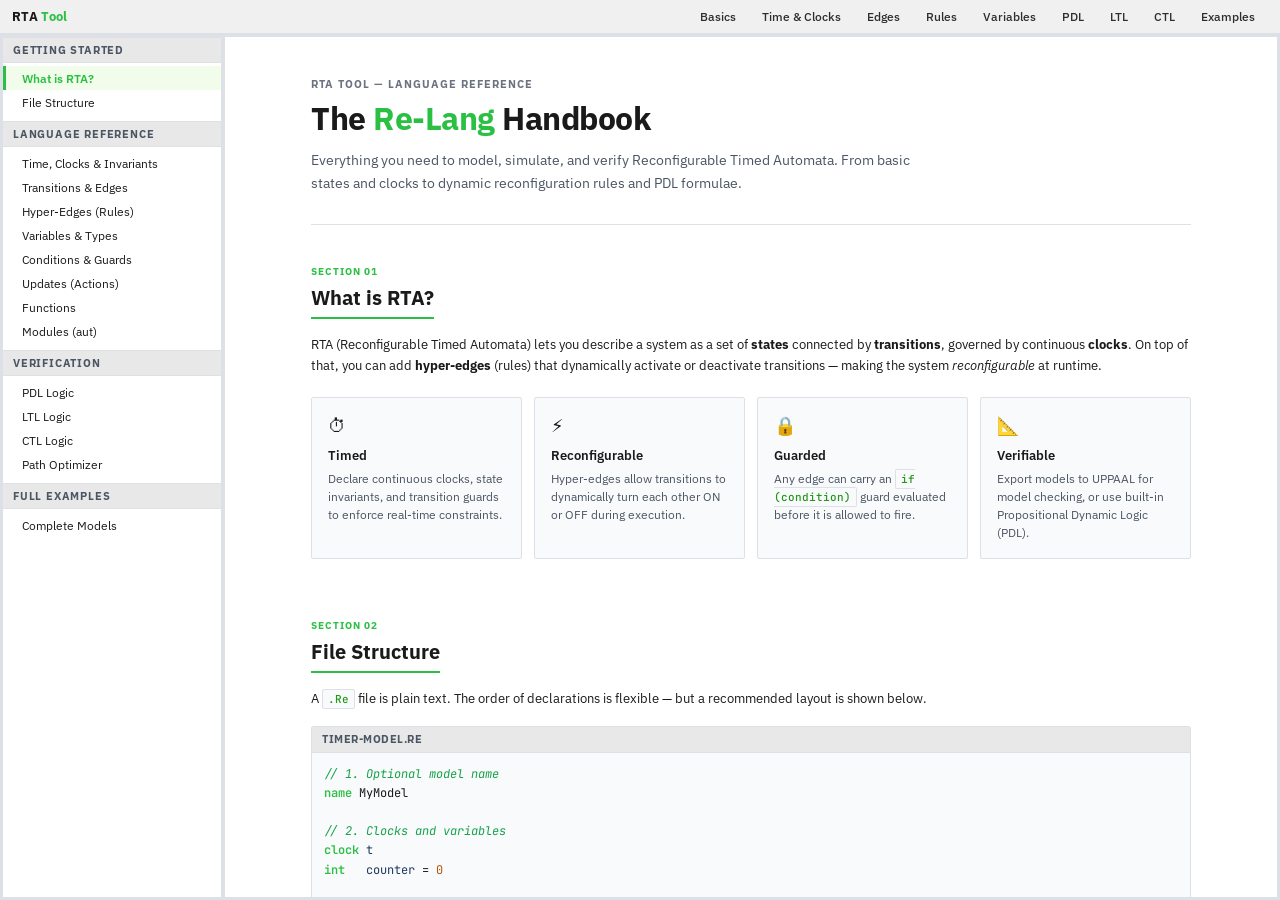
<file: docs/help.html>
<!DOCTYPE html>
<html lang="en">
<head>
<meta charset="UTF-8">
<meta name="viewport" content="width=device-width, initial-scale=1.0">
<title>Re-Lang Reference — RTA Tool</title>
<link href="https://fonts.googleapis.com/css2?family=IBM+Plex+Sans:wght@400;500;600;700&family=JetBrains+Mono:wght@400;500;600;700&display=swap" rel="stylesheet">
<style>

:root {
    --red:        #2bc044;
    --red-dark:   #25961b;
    --red-light:  #f1fdea;
    --black:      #1a1a1a;
    --gray-900:   #2d2d2d;
    --gray-700:   #4b5563;
    --gray-500:   #6b7280;
    --gray-300:   #d1d5db;
    --gray-200:   #e5e7eb;
    --gray-100:   #f3f4f6;
    --gray-50:    #f9fafb;
    --white:      #ffffff;
    --border:     #dde1e7;

    --font-ui:    'IBM Plex Sans', system-ui, sans-serif;
    --font-mono:  'JetBrains Mono', monospace;
}


  *, *::before, *::after { box-sizing: border-box; margin: 0; padding: 0; }

  html, body {
    height: 100vh; 
    width: 100vw;
    overflow: hidden;
    background: #dde1e7;
    color: var(--black);
    font-family: var(--font-ui);
    font-size: 13px;
    -webkit-font-smoothing: antialiased;
    display: flex;
    flex-direction: column;
  }

  ::-webkit-scrollbar { width: 6px; height: 6px; }
  ::-webkit-scrollbar-track { background: transparent; }
  ::-webkit-scrollbar-thumb { background: var(--gray-300); border-radius: 3px; }
  ::-webkit-scrollbar-thumb:hover { background: var(--gray-500); }

  /* ── NAV ── */
  nav {
    height: 34px;
    background: #f0f0f0;
    border-bottom: 1px solid var(--border);
    display: flex;
    align-items: center;
    justify-content: space-between;
    padding: 0 12px;
    flex-shrink: 0;
    user-select: none;
    z-index: 1000;
  }
  .nav-brand {
    font-size: 13px;
    font-weight: 700;
    color: var(--black);
    text-decoration: none;
    letter-spacing: 0.3px;
  }
  .nav-brand span { color: var(--red); }
  
  .nav-links {
    display: flex;
    list-style: none;
    height: 100%;
  }
  .nav-links li {
    display: flex;
    align-items: center;
  }
  .nav-links a {
    padding: 0 12px;
    font-size: 12px;
    color: var(--gray-900);
    text-decoration: none;
    font-weight: 500;
    height: 100%;
    display: flex;
    align-items: center;
    border-right: 1px solid transparent;
    border-left: 1px solid transparent;
  }
  .nav-links a:hover { 
    background: var(--red); 
    color: var(--white); 
  }

  /* ── LAYOUT ── */
  .wrapper {
    flex: 1;
    display: flex;
    overflow: hidden;
    gap: 2px;
    padding: 2px;
    background: #dde1e7;
    min-height: 0;
  }

  /* ── SIDEBAR ── */
  aside {
    width: 220px;
    min-width: 200px;
    background: var(--white);
    border: 1px solid var(--border);
    display: flex;
    flex-direction: column;
    flex-shrink: 0;
    overflow-y: auto;
  }

  .side-section {
    display: flex;
    flex-direction: column;
    padding-bottom: 8px;
  }
  .side-label {
    height: 26px;
    background: #e8e8e8;
    border-bottom: 1px solid var(--border);
    border-top: 1px solid var(--border);
    display: flex;
    align-items: center;
    padding: 0 10px;
    font-size: 11px;
    font-weight: 700;
    color: var(--gray-700);
    text-transform: uppercase;
    letter-spacing: 0.8px;
    position: sticky;
    top: 0;
    z-index: 10;
    margin-bottom: 4px;
    margin-top: -1px;
  }
  .side-link {
    display: flex;
    align-items: center;
    height: 24px;
    padding: 0 10px 0 16px;
    cursor: pointer;
    font-size: 12px;
    color: var(--black);
    text-decoration: none;
    white-space: nowrap;
    border-left: 3px solid transparent;
  }
  .side-link:hover { 
    background: #e8f0fe; 
  }
  .side-link.active {
    background: var(--red-light);
    color: var(--red);
    border-left-color: var(--red);
    font-weight: 600;
  }

  /* ── MAIN ── */
  main {
    flex: 1;
    background: var(--white);
    border: 1px solid var(--border);
    overflow-y: auto;
    padding: 40px 60px;
    position: relative;
    scroll-behavior: smooth;
  }
  .doc-container {
    max-width: 880px;
    margin: 0 auto;
  }

  /* ── HERO ── */
  .hero {
    margin-bottom: 40px;
    padding-bottom: 30px;
    border-bottom: 1px solid var(--border);
  }
  .hero-eyebrow {
    font-size: 11px;
    font-weight: 700;
    text-transform: uppercase;
    letter-spacing: 1px;
    color: var(--gray-500);
    margin-bottom: 8px;
  }
  .hero h1 {
    font-size: 32px;
    font-weight: 700;
    color: var(--black);
    margin-bottom: 12px;
    line-height: 1.2;
    letter-spacing: -0.5px;
  }
  .hero h1 span { color: var(--red); }
  .hero-sub {
    font-size: 14px;
    color: var(--gray-700);
    max-width: 600px;
    line-height: 1.6;
  }

  /* ── SECTIONS ── */
  .doc-section {
    margin-bottom: 60px;
    scroll-margin-top: 30px;
  }
  .section-eyebrow {
    font-size: 10px;
    font-weight: 700;
    text-transform: uppercase;
    letter-spacing: 1px;
    color: var(--red);
    margin-bottom: 6px;
  }
  .doc-section > h2 {
    font-size: 20px;
    font-weight: 700;
    color: var(--black);
    margin-bottom: 16px;
    padding-bottom: 6px;
    border-bottom: 2px solid var(--red);
    display: inline-block;
  }
  .doc-section > h3 {
    font-size: 15px;
    font-weight: 600;
    color: var(--black);
    margin: 30px 0 12px;
    padding-bottom: 6px;
    border-bottom: 1px solid var(--border);
  }
  .doc-section p {
    color: var(--black);
    margin-bottom: 16px;
    font-size: 13px;
    line-height: 1.6;
  }
  .doc-section ul {
    color: var(--black);
    padding-left: 20px;
    margin-bottom: 16px;
  }
  .doc-section li { margin-bottom: 6px; }

  /* ── CODE BLOCKS ── */
  .code-block {
    background: var(--white);
    border: 1px solid var(--border);
    border-radius: 2px;
    margin: 16px 0;
    display: flex;
    flex-direction: column;
    overflow: hidden;
  }
  .code-header {
    height: 26px;
    background: #e8e8e8;
    border-bottom: 1px solid var(--border);
    display: flex;
    align-items: center;
    padding: 0 10px;
    font-size: 11px;
    font-weight: 700;
    color: var(--gray-700);
    font-family: var(--font-ui);
    text-transform: uppercase;
    letter-spacing: 0.5px;
    justify-content: space-between;
  }
  .code-header .dots { display: none; }
  .code-body {
    padding: 12px;
    overflow-x: auto;
    background: var(--gray-50);
  }
  .code-body pre { 
    margin: 0; 
    font-family: var(--font-mono); 
    font-size: 12px; 
    line-height: 1.6; 
  }

  .kw  { color: var(--red); font-weight: 600; }    
  .st  { color: #7c3aed; font-weight: 600; }       
  .ac  { color: #1d4ed8; font-weight: 600; }       
  .ar  { color: var(--gray-700); font-weight: 600;}
  .nu  { color: #b45309; }                         
  .cm  { color: #16a34a; font-style: italic; }     
  .op  { color: var(--gray-700); font-weight: 600;}
  .va  { color: #1e3a5f; }                         
  .rl  { color: #991b1b; font-weight: 600; }       
  .pdl { color: #065f46; font-weight: 600; }       

  /* ── CARDS ── */
  .card-grid {
    display: grid;
    grid-template-columns: repeat(auto-fill, minmax(200px, 1fr));
    gap: 12px;
    margin: 20px 0;
  }
  .card {
    background: var(--gray-50);
    border: 1px solid var(--border);
    border-radius: 2px;
    padding: 16px;
    transition: all 0.1s;
  }
  .card:hover { 
    border-color: var(--red);
    background: var(--white);
    box-shadow: 0 4px 12px rgba(0,0,0,0.05);
  }
  .card-icon { font-size: 18px; margin-bottom: 10px; }
  .card h4 { font-size: 13px; font-weight: 600; color: var(--black); margin-bottom: 6px; }
  .card p  { font-size: 12px; color: var(--gray-700); margin: 0; line-height: 1.5; }

  /* ── TABLES ── */
  .ref-table {
    width: 100%;
    border-collapse: collapse;
    margin: 20px 0;
    font-size: 12px;
    border: 1px solid var(--border);
  }
  .ref-table th {
    background: var(--gray-50);
    padding: 8px 10px;
    text-align: left;
    font-size: 10px;
    font-weight: 700;
    color: var(--gray-500);
    text-transform: uppercase;
    border-bottom: 1px solid var(--border);
    border-right: 1px solid var(--border);
  }
  .ref-table td {
    padding: 8px 10px;
    border-bottom: 1px solid var(--border);
    border-right: 1px solid var(--border);
    vertical-align: top;
    color: var(--black);
  }
  .ref-table tr:hover td { background: var(--gray-50); }
  .ref-table td:first-child { font-family: var(--font-mono); color: var(--red-dark); font-weight: 600; }

  /* ── CALLOUTS ── */
  .callout {
    padding: 12px 14px;
    margin: 16px 0;
    font-size: 12px;
    border-radius: 2px;
    border: 1px solid var(--border);
    border-left: 3px solid;
    line-height: 1.5;
  }
  .callout-info  { background: #eff6ff; border-left-color: #1d4ed8; color: #1e3a8a; }
  .callout-tip   { background: #f0fdf4; border-left-color: #16a34a; color: #14532d; }
  .callout-warn  { background: var(--red-light); border-left-color: var(--red); color: var(--red-dark); }
  .callout strong { 
    font-weight: 700; 
    color: inherit; 
    display: block; 
    margin-bottom: 4px; 
    text-transform: uppercase; 
    font-size: 10px; 
    letter-spacing: 0.5px; 
  }

  /* ── INLINE CODE ── */
  code {
    font-family: var(--font-mono);
    font-size: 11px;
    background: var(--gray-50);
    color: var(--red-dark);
    padding: 2px 5px;
    border-radius: 2px;
    border: 1px solid var(--border);
    font-weight: 500;
  }

  /* ── FORMULA BOX ── */
  .formula-box {
    background: var(--gray-50);
    color: var(--black);
    padding: 12px 16px;
    border-radius: 2px;
    font-family: var(--font-mono);
    font-size: 12px;
    margin: 16px 0;
    border: 1px solid var(--border);
    border-left: 3px solid var(--red);
    line-height: 1.6;
  }

  /* ── EXAMPLE TABS ── */
  .tab-group { 
    border: 1px solid var(--border); 
    border-radius: 2px; 
    margin: 20px 0; 
    background: var(--white);
  }
  .tab-bar { 
    height: 26px; 
    background: #e8e8e8; 
    border-bottom: 1px solid var(--border); 
    display: flex; 
  }
  .tab-btn {
    padding: 0 14px;
    font-size: 11px;
    color: var(--gray-700);
    cursor: pointer;
    border: none;
    border-right: 1px solid var(--border);
    font-weight: 600;
    text-transform: uppercase;
    letter-spacing: 0.5px;
    font-family: var(--font-ui);
    background: transparent;
    border-bottom: 2px solid transparent;
    outline: none;
    margin-bottom: -1px;
    display: flex;
    align-items: center;
  }
  .tab-btn:hover { background: #ddd; }
  .tab-btn.active {
    background: var(--white);
    color: var(--red);
    border-bottom: 2px solid var(--red);
  }
  .tab-pane { display: none; }
  .tab-pane.active { display: block; }
  .tab-pane .code-block { border: none; margin: 0; border-radius: 0; }

  .divider {
    border: none;
    border-top: 1px solid var(--border);
    margin: 40px 0;
  }

  footer {
    text-align: center;
    padding: 30px;
    color: var(--gray-500);
    font-size: 12px;
    border-top: 1px solid var(--border);
    margin-top: 40px;
  }
  footer a { color: var(--red); text-decoration: none; font-weight: 600; }

  @media (max-width: 900px) {
    .wrapper { flex-direction: column; overflow: auto; }
    aside { display: none; }
    main { padding: 20px; overflow: visible; border: none; }
  }
</style>
</head>
<body>

<nav>
  <a class="nav-brand" href="#">RTA<span> Tool</span></a>
  <ul class="nav-links">
    <li><a href="#basics">Basics</a></li>
    <li><a href="#timed">Time & Clocks</a></li>
    <li><a href="#edges">Edges</a></li>
    <li><a href="#rules">Rules</a></li>
    <li><a href="#variables">Variables</a></li>
    <li><a href="#pdl">PDL</a></li>
    <li><a href="#ltl">LTL</a></li>
    <li><a href="#ctl">CTL</a></li>
    <li><a href="#examples">Examples</a></li>
  </ul>
</nav>

<div class="wrapper">

  <!-- ── SIDEBAR ── -->
  <aside>
    <div class="side-section">
      <div class="side-label">Getting Started</div>
      <a class="side-link" href="#basics">What is RTA?</a>
      <a class="side-link" href="#structure">File Structure</a>
    </div>
    <div class="side-section">
      <div class="side-label">Language Reference</div>
      <a class="side-link" href="#timed">Time, Clocks & Invariants</a>
      <a class="side-link" href="#edges">Transitions & Edges</a>
      <a class="side-link" href="#rules">Hyper-Edges (Rules)</a>
      <a class="side-link" href="#variables">Variables & Types</a>
      <a class="side-link" href="#conditions">Conditions & Guards</a>
      <a class="side-link" href="#updates">Updates (Actions)</a>
      <a class="side-link" href="#functions">Functions</a>
      <a class="side-link" href="#modules">Modules (aut)</a>
    </div>
    <div class="side-section">
      <div class="side-label">Verification</div>
      <a class="side-link" href="#pdl">PDL Logic</a>
      <a class="side-link" href="#ltl">LTL Logic</a>
      <a class="side-link" href="#ctl">CTL Logic</a>
      <a class="side-link" href="#path">Path Optimizer</a>
    </div>
    <div class="side-section">
      <div class="side-label">Full Examples</div>
      <a class="side-link" href="#examples">Complete Models</a>
    </div>
  </aside>

  <!-- ── MAIN ── -->
  <main>
    <div class="doc-container">

      <!-- HERO -->
      <div class="hero">
        <div class="hero-eyebrow">RTA Tool — Language Reference</div>
        <h1>The <span>Re-Lang</span> Handbook</h1>
        <p class="hero-sub">Everything you need to model, simulate, and verify Reconfigurable Timed Automata. From basic states and clocks to dynamic reconfiguration rules and PDL formulae.</p>
      </div>

      <!-- ═══════════════════════════════════════════════ -->
      <!-- 1. BASICS -->
      <!-- ═══════════════════════════════════════════════ -->
      <section class="doc-section" id="basics">
        <div class="section-eyebrow">Section 01</div>
        <h2>What is RTA?</h2>
        <p>RTA (Reconfigurable Timed Automata) lets you describe a system as a set of <strong>states</strong> connected by <strong>transitions</strong>, governed by continuous <strong>clocks</strong>. On top of that, you can add <strong>hyper-edges</strong> (rules) that dynamically activate or deactivate transitions — making the system <em>reconfigurable</em> at runtime.</p>

        <div class="card-grid">
          <div class="card">
            <div class="card-icon">⏱</div>
            <h4>Timed</h4>
            <p>Declare continuous clocks, state invariants, and transition guards to enforce real-time constraints.</p>
          </div>
          <div class="card">
            <div class="card-icon">⚡</div>
            <h4>Reconfigurable</h4>
            <p>Hyper-edges allow transitions to dynamically turn each other ON or OFF during execution.</p>
          </div>
          <div class="card">
            <div class="card-icon">🔒</div>
            <h4>Guarded</h4>
            <p>Any edge can carry an <code>if (condition)</code> guard evaluated before it is allowed to fire.</p>
          </div>
          <div class="card">
            <div class="card-icon">📐</div>
            <h4>Verifiable</h4>
            <p>Export models to UPPAAL for model checking, or use built-in Propositional Dynamic Logic (PDL).</p>
          </div>
        </div>
      </section>

      <!-- ═══════════════════════════════════════════════ -->
      <!-- 2. STRUCTURE -->
      <!-- ═══════════════════════════════════════════════ -->
      <section class="doc-section" id="structure">
        <div class="section-eyebrow">Section 02</div>
        <h2>File Structure</h2>
        <p>A <code>.Re</code> file is plain text. The order of declarations is flexible — but a recommended layout is shown below.</p>

        <div class="code-block">
          <div class="code-header"><div class="dots"><div class="dot dot-r"></div><div class="dot dot-y"></div><div class="dot dot-g"></div></div><span>timer-model.Re</span></div>
          <div class="code-body"><pre><span class="cm">// 1. Optional model name</span>
<span class="kw">name</span> MyModel

<span class="cm">// 2. Clocks and variables</span>
<span class="kw">clock</span> <span class="va">t</span>
<span class="kw">int</span>   <span class="va">counter</span> = <span class="nu">0</span>

<span class="cm">// 3. Initial state and invariants</span>
<span class="kw">init</span> <span class="st">start</span>
<span class="kw">inv</span>  <span class="st">start</span> : <span class="va">t</span> <span class="op"><=</span> <span class="nu">10</span>

<span class="cm">// 4. Transitions</span>
<span class="st">start</span> <span class="ar">---></span> <span class="st">end</span> : <span class="ac">timeout</span> <span class="kw">if</span> (<span class="va">t</span> <span class="op">>=</span> <span class="nu">10</span>) <span class="kw">then</span> { <span class="va">t</span>' := <span class="nu">0</span> }

<span class="cm">// 5. Hyper-edges (rules)</span>
<span class="ac">timeout</span> <span class="ar">--!</span> <span class="ac">timeout</span> : <span class="rl">disableSelf</span></pre></div>
        </div>
      </section>

      <hr class="divider">

      <!-- ═══════════════════════════════════════════════ -->
      <!-- 3. TIMED FEATURES -->
      <!-- ═══════════════════════════════════════════════ -->
      <section class="doc-section" id="timed">
        <div class="section-eyebrow">Section 03</div>
        <h2>Time, Clocks &amp; Invariants</h2>
        <p>RTA extends traditional automata with dense time. Time passes automatically, increasing the value of all declared clocks at the same rate, unless constrained by a state invariant.</p>

        <h3>Clocks</h3>
        <p>Clocks are continuous variables that start at 0.0.</p>
        <div class="code-block">
          <div class="code-body"><pre><span class="kw">clock</span> <span class="va">x</span>
<span class="kw">clock</span> <span class="va">y</span>, <span class="va">z</span>

<span class="cm">// You can reset clocks during transitions:</span>
<span class="st">s0</span> <span class="ar">---></span> <span class="st">s1</span> : <span class="ac">resetTime</span> <span class="kw">then</span> { <span class="va">x</span>' := <span class="nu">0</span> }</pre></div>
        </div>

        <h3>Invariants</h3>
        <p>Invariants dictate how long the system is allowed to stay in a given state. If time passing would violate the invariant, the system must take a transition before that happens.</p>
        <div class="code-block">
          <div class="code-body"><pre><span class="kw">inv</span> <span class="st">working</span> : <span class="va">x</span> <span class="op"><=</span> <span class="nu">5</span>
<span class="cm">// The system cannot stay in 'working' if clock x > 5.</span></pre></div>
        </div>

       <!--  <h3>Delays on Rules</h3>
        <p>You can force a rule (hyper-edge) to only take effect a certain amount of time <em>after</em> the trigger transition fired.</p>
        <div class="code-block">
          <div class="code-body"><pre><span class="cm">// delay ruleName : timeAmount  (an expression, evaluated when the rule fires)</span>
<span class="kw">delay</span> <span class="rl">slowEnable</span> : <span class="nu">2.0</span>

<span class="ac">trigger</span> <span class="ar">->></span> <span class="ac">target</span> : <span class="rl">slowEnable</span>
<span class="cm">// When 'trigger' fires, 'target' will only be enabled after 2.0 time units.</span></pre></div>
        </div>-->
      </section>

      <!-- ═══════════════════════════════════════════════ -->
      <!-- 4. EDGES -->
      <!-- ═══════════════════════════════════════════════ -->
      <section class="doc-section" id="edges">
        <div class="section-eyebrow">Section 04</div>
        <h2>Transitions &amp; Edges</h2>
        <p>A transition moves the system from one state to another. The canonical syntax is:</p>

        <div class="formula-box">
          <span class="st">SOURCE</span>  <span class="ar">---></span>  <span class="st">TARGET</span>  :  <span class="ac">label</span>  [<span class="kw">disabled</span>]  [<span class="kw">if</span> (<span class="op">condition</span>)]  [<span class="kw">then</span> { <span class="va">updates</span> }]
        </div>

        <h3>Arrow styles</h3>
        <table class="ref-table">
          <tr><th>Arrow</th><th>Meaning</th></tr>
          <tr><td>---></td><td>Standard transition (shorthand, auto-ID = label)</td></tr>
          <tr><td>-transId-></td><td>Transition with an explicit transId distinct from the label</td></tr>
        </table>

        <div class="callout callout-info">
          <strong>transId vs label</strong>
          When you write <code>s0 -step-> s1 : myLabel</code>, the edge has <em>transId = step</em> and <em>label = myLabel</em>. Using <code>---></code> makes both equal. The label is what rules target; the transId is used to uniquely identify the edge in the graph.
        </div>

        <h3>Basic examples</h3>
        <div class="code-block">
          <div class="code-body"><pre><span class="st">s0</span> <span class="ar">---></span> <span class="st">s1</span> : <span class="ac">go</span>

<span class="cm">// With named transId</span>
<span class="st">s0</span> -<span class="ac">t1</span>-> <span class="st">s1</span> : <span class="ac">myAction</span>

<span class="cm">// Starts disabled (inactive until a rule enables it)</span>
<span class="st">s0</span> <span class="ar">---></span> <span class="st">s1</span> : <span class="ac">secret</span> <span class="kw">disabled</span>

<span class="cm">// Self-loop</span>
<span class="st">s0</span> <span class="ar">---></span> <span class="st">s0</span> : <span class="ac">idle</span></pre></div>
        </div>
      </section>

      <!-- ═══════════════════════════════════════════════ -->
      <!-- 5. RULES -->
      <!-- ═══════════════════════════════════════════════ -->
      <section class="doc-section" id="rules">
        <div class="section-eyebrow">Section 05</div>
        <h2>Hyper-Edges (Rules)</h2>
        <p>Rules are directed edges between <em>labels</em>, not states. When the source label fires, the rule dynamically changes the topology of the automata by turning the target label ON or OFF.</p>

        <table class="ref-table">
          <tr><th>Arrow</th><th>Name</th><th>Effect</th></tr>
          <tr><td>->></td><td>Activation</td><td>Enables the target edge (turns it ON).</td></tr>
          <tr><td>--!</td><td>Deactivation</td><td>Disables the target edge (turns it OFF).</td></tr>
          <tr><td>--x</td><td>Deactivation (alias)</td><td>Same as <code>--!</code></td></tr>
          <tr><td>----></td><td>Strong Dep.</td><td>Adds an ON rule to the target, and an OFF rule to itself.</td></tr>
          <tr><td>--#--</td><td>Mutual Exc.</td><td>Adds cross-disabling OFF rules between both labels.</td></tr>
        </table>

        <h3>Syntax</h3>
        <div class="formula-box">
          <span class="ac">triggerLabel</span>  <span class="ar">->></span>  <span class="ac">targetLabel</span>  [: <span class="rl">ruleLabel</span>]  [<span class="kw">disabled</span>]  [<span class="kw">if</span> (<span class="op">condition</span>)]  [<span class="kw">then</span> { <span class="va">updates</span> }]
        </div>

        <div class="code-block">
          <div class="code-header"><div class="dots"><div class="dot dot-r"></div><div class="dot dot-y"></div><div class="dot dot-g"></div></div><span>rules.Re</span></div>
          <div class="code-body"><pre><span class="cm">// Every time 'unlock' fires, it activates the 'open' transition</span>
<span class="ac">unlock</span>  <span class="ar">->></span>  <span class="ac">open</span> : <span class="rl">rule1</span>

<span class="cm">// Every time 'lock' fires, it deactivates 'open'</span>
<span class="ac">lock</span>    <span class="ar">--!</span>  <span class="ac">open</span> : <span class="rl">rule2</span>

<span class="cm">// Rule only fires if a condition is met</span>
<span class="ac">login</span>   <span class="ar">->></span>  <span class="ac">premiumFeature</span> <span class="kw">if</span> (<span class="va">userTier</span> <span class="op">>=</span> <span class="nu">2</span>)

<span class="cm">// Rule that also updates a variable when triggered</span>
<span class="ac">purchase</span> <span class="ar">->></span> <span class="ac">upsell</span> <span class="kw">if</span> (<span class="va">cart</span> <span class="op">></span> <span class="nu">0</span>) <span class="kw">then</span> {
    <span class="va">revenue</span>' := <span class="va">revenue</span> + <span class="nu">1</span>
}</pre></div>
        </div>

        <div class="callout callout-warn">
          <strong>Cascade propagation</strong>
          Rules can target other rule labels, creating chains. If <code>a ->> b</code> and <code>b ->> c</code>, firing <code>a</code> will cascade through <code>b</code> and reach <code>c</code>.
        </div>
      </section>

      <!-- ═══════════════════════════════════════════════ -->
      <!-- 6. VARIABLES -->
      <!-- ═══════════════════════════════════════════════ -->
      <section class="doc-section" id="variables">
        <div class="section-eyebrow">Section 06</div>
        <h2>Variables &amp; Types</h2>

        <h3>Scalar types</h3>
        <div class="code-block">
          <div class="code-body"><pre><span class="kw">int</span>   <span class="va">count</span>    = <span class="nu">0</span>           <span class="cm">// integer, default 0</span>
<span class="kw">int</span>   <span class="va">level[<span class="nu">0</span>..<span class="nu">10</span>]</span>    = <span class="nu">1</span>   <span class="cm">// bounded integer [min..max]</span>
<span class="kw">float</span> <span class="va">ratio</span>    = <span class="nu">0.5</span>
<span class="kw">float</span> <span class="va">temperature[<span class="nu">0.0</span>..<span class="nu">100.0</span>]</span> = <span class="nu">20.0</span> 
<span class="kw">bool</span>  <span class="va">isActive</span> = <span class="nu">false</span></pre></div>
        </div>

        <h3 id="arrays">Arrays</h3>
        <div class="code-block">
          <div class="code-body"><pre><span class="cm">// Static array</span>
<span class="kw">int</span>[] <span class="va">scores</span> = [<span class="nu">10</span>, <span class="nu">20</span>, <span class="nu">30</span>]

<span class="cm">// Dynamic array (grows when you assign to index == length)</span>
<span class="kw">dyn int</span>[] <span class="va">log</span> = []

<span class="cm">// Dynamic with max size</span>
<span class="kw">dyn int</span>[] <span class="va">recent</span> [<span class="kw">max</span>=<span class="nu">5</span>] = []   <span class="cm">// keeps only last 5 items</span>

<span class="cm">// Access in an expression</span>
<span class="va">x</span>' := <span class="va">scores</span>[<span class="nu">1</span>]          <span class="cm">// x = 20</span>

<span class="cm">// Write</span>
<span class="va">scores</span>[<span class="nu">0</span>]' := <span class="nu">99</span>         <span class="cm">// scores becomes [99, 20, 30]</span></pre></div>
        </div>
      </section>

      <!-- ═══════════════════════════════════════════════ -->
      <!-- 7. CONDITIONS -->
      <!-- ═══════════════════════════════════════════════ -->
      <section class="doc-section" id="conditions">
        <div class="section-eyebrow">Section 07</div>
        <h2>Conditions (Guards)</h2>
        <p>A guard is an <code>if (...)</code> clause attached to any edge or rule. The transition only fires if the condition is <strong>true</strong> in the current state.</p>

        <h3>Comparison operators</h3>
        <table class="ref-table">
          <tr><th>Operator</th><th>Meaning</th></tr>
          <tr><td>==</td><td>Equal (also accepted as <code>=</code>)</td></tr>
          <tr><td>!=</td><td>Not equal</td></tr>
          <tr><td>&lt;</td><td>Less than</td></tr>
          <tr><td>&lt;=</td><td>Less than or equal</td></tr>
          <tr><td>&gt;</td><td>Greater than</td></tr>
          <tr><td>&gt;=</td><td>Greater than or equal</td></tr>
        </table>

        <h3>Logical connectives</h3>
        <table class="ref-table">
          <tr><th>Keyword</th><th>Symbol</th><th>Meaning</th></tr>
          <tr><td>AND</td><td>&&</td><td>Both conditions must hold</td></tr>
          <tr><td>OR</td><td>||</td><td>At least one must hold</td></tr>
        </table>

        <h3>Examples</h3>
        <div class="code-block">
          <div class="code-body"><pre><span class="cm">// Clock guard</span>
<span class="st">s0</span> <span class="ar">---></span> <span class="st">s1</span> : <span class="ac">timeout</span> <span class="kw">if</span> (<span class="va">t</span> <span class="op">>=</span> <span class="nu">10</span>)

<span class="cm">// Compound guard (clock + variable)</span>
<span class="st">s0</span> <span class="ar">---></span> <span class="st">s2</span> : <span class="ac">jump</span>  <span class="kw">if</span> (<span class="va">t</span> <span class="op">>=</span> <span class="nu">5</span> <span class="op">AND</span> <span class="va">score</span> <span class="op">>=</span> <span class="nu">10</span>)

<span class="cm">// Guard with then-block</span>
<span class="st">s0</span> <span class="ar">---></span> <span class="st">s1</span> : <span class="ac">advance</span> <span class="kw">if</span> (<span class="va">n</span> <span class="op"><</span> <span class="nu">3</span>) <span class="kw">then</span> {
    <span class="va">n</span>' := <span class="va">n</span> + <span class="nu">1</span>
}</pre></div>
        </div>
      </section>

      <!-- ═══════════════════════════════════════════════ -->
      <!-- 8. UPDATES -->
      <!-- ═══════════════════════════════════════════════ -->
      <section class="doc-section" id="updates">
        <div class="section-eyebrow">Section 08</div>
        <h2>Updates (Side Effects)</h2>
        <p>When a transition fires, it can update variables and reset clocks. Updates appear in a <code>then { ... }</code> block, or inline for a single assignment.</p>

        <h3>Assignment</h3>
        <div class="code-block">
          <div class="code-body"><pre><span class="cm">// Inline</span>
<span class="st">s0</span> <span class="ar">---></span> <span class="st">s1</span> : <span class="ac">pay</span>  <span class="va">total</span>' := <span class="va">total</span> + <span class="nu">10</span>

<span class="cm">// then-block for multiple statements (like resetting a clock)</span>
<span class="st">s0</span> <span class="ar">---></span> <span class="st">s1</span> : <span class="ac">buy</span>  <span class="kw">then</span> {
    <span class="va">balance</span>' := <span class="va">balance</span> - <span class="nu">5</span>
    <span class="va">t</span>'       := <span class="nu">0</span>
}

<span class="cm">// Nested if inside then</span>
<span class="st">s0</span> <span class="ar">---></span> <span class="st">s1</span> : <span class="ac">check</span> <span class="kw">then</span> {
    <span class="kw">if</span> (<span class="va">score</span> <span class="op">></span> <span class="nu">50</span>) <span class="kw">then</span> {
        <span class="va">grade</span>' := <span class="nu">1</span>
    }
}</pre></div>
        </div>

        <h3>Math expressions</h3>
        <table class="ref-table">
          <tr><th>Operator</th><th>Meaning</th></tr>
          <tr><td>+</td><td>Addition</td></tr>
          <tr><td>-</td><td>Subtraction</td></tr>
          <tr><td>*</td><td>Multiplication</td></tr>
          <tr><td>/</td><td>Division</td></tr>
        </table>
        
        <h3>Print statement</h3>
        <div class="code-block">
          <div class="code-body"><pre><span class="kw">print</span>(<span class="va">counter</span>)        <span class="cm">// prints value to browser console</span></pre></div>
        </div>
      </section>

      <!-- ═══════════════════════════════════════════════ -->
      <!-- 9. FUNCTIONS -->
      <!-- ═══════════════════════════════════════════════ -->
      <section class="doc-section" id="functions">
        <div class="section-eyebrow">Section 09</div>
        <h2>Functions</h2>
        <p>You can define reusable functions and call them inside expressions or updates.</p>

        <div class="code-block">
          <div class="code-body"><pre><span class="kw">def</span> <span class="ac">clamp</span>(<span class="va">x</span>, <span class="va">lo</span>, <span class="va">hi</span>) {
    <span class="kw">if</span> (<span class="va">x</span> <span class="op"><</span> <span class="va">lo</span>) <span class="kw">then</span> { <span class="kw">return</span> <span class="va">lo</span> }
    <span class="kw">if</span> (<span class="va">x</span> <span class="op">></span> <span class="va">hi</span>) <span class="kw">then</span> { <span class="kw">return</span> <span class="va">hi</span> }
    <span class="kw">return</span> <span class="va">x</span>
}

<span class="st">s0</span> <span class="ar">---></span> <span class="st">s1</span> : <span class="ac">adjust</span> <span class="kw">then</span> {
    <span class="va">volume</span>' := <span class="ac">clamp</span>(<span class="va">volume</span> + <span class="nu">10</span>, <span class="nu">0</span>, <span class="nu">100</span>)
}

<span class="cm">// foreach loop (works on arrays)</span>
<span class="kw">def</span> <span class="ac">sumArr</span>(<span class="va">arr</span>) {
    <span class="va">total</span>' := <span class="nu">0</span>
    <span class="kw">foreach</span> (<span class="va">item</span> <span class="kw">in</span> <span class="va">arr</span>) {
        <span class="va">total</span>' := <span class="va">total</span> + <span class="va">item</span>
    }
    <span class="kw">return</span> <span class="va">total</span>
}</pre></div>
        </div>
      <h3>Built-in Math Functions</h3>
        <p>RTA provides several built-in mathematical functions that can be used in any expression:</p>
        <table class="ref-table">
          <tr><th>Function</th><th>Description</th></tr>
          <tr><td>floor(x), ceil(x), round(x)</td><td>Rounding functions</td></tr>
          <tr><td>abs(x)</td><td>Absolute value</td></tr>
          <tr><td>sqrt(x)</td><td>Square root</td></tr>
          <tr><td>pow(x, y)</td><td>x raised to the power of y</td></tr>
          <tr><td>min(x, y), max(x, y)</td><td>Minimum and maximum of two values</td></tr>
          <tr><td>mod(x, y)</td><td>Modulo (remainder of x / y)</td></tr>
          <tr><td>clamp(x, lo, hi)</td><td>Restricts x to the range [lo, hi]</td></tr>
          <tr><td>random(lo, hi)</td><td>Generates a random float between lo and hi</td></tr>
        </table>
      </section>

      <!-- ═══════════════════════════════════════════════ -->
      <!-- 10. MODULES -->
      <!-- ═══════════════════════════════════════════════ -->
      <section class="doc-section" id="modules">
        <div class="section-eyebrow">Section 10</div>
        <h2>Modules — <code>aut</code></h2>
        <p>The <code>aut</code> keyword creates a named sub-automaton. State and label names inside are automatically prefixed, so there are no name collisions between modules.</p>

        <div class="code-block">
          <div class="code-body"><pre><span class="kw">aut</span> RobotA {
    <span class="kw">init</span> <span class="st">idle</span>
    <span class="st">idle</span>    <span class="ar">---></span> <span class="st">working</span> : <span class="ac">start</span>
    <span class="st">working</span> <span class="ar">---></span> <span class="st">idle</span>    : <span class="ac">stop</span>
}

<span class="kw">aut</span> RobotB {
    <span class="kw">init</span> <span class="st">idle</span>
    <span class="st">idle</span>    <span class="ar">---></span> <span class="st">busy</span>    : <span class="ac">start</span> <span class="kw">disabled</span>
    <span class="st">busy</span>    <span class="ar">---></span> <span class="st">idle</span>    : <span class="ac">done</span>
}

<span class="cm">// Cross-module rule: RobotA's 'start' enables RobotB's 'start'</span>
RobotA.start <span class="ar">->></span> RobotB.start : <span class="rl">sync</span></pre></div>
        </div>
      </section>

      <hr class="divider">

      <!-- ═══════════════════════════════════════════════ -->
      <!-- 11. PDL -->
      <!-- ═══════════════════════════════════════════════ -->
      <section class="doc-section" id="pdl">
        <div class="section-eyebrow">Section 11</div>
        <h2>PDL Verification</h2>
        <p>The PDL (Propositional Dynamic Logic) verifier checks logical properties of your model starting from any state.</p>

        <h3>Propositional connectives</h3>
        <div class="formula-box">
          <span class="pdl">true</span>  &nbsp;|&nbsp;  <span class="pdl">false</span>  &nbsp;|&nbsp;  <span class="pdl">¬φ</span>  &nbsp;|&nbsp;  <span class="pdl">φ ∧ ψ</span>  &nbsp;|&nbsp;  <span class="pdl">φ ∨ ψ</span>  &nbsp;|&nbsp;  <span class="pdl">φ → ψ</span>  &nbsp;|&nbsp;  <span class="pdl">φ ↔ ψ</span>
        </div>

        <h3>State &amp; condition propositions</h3>
        <div class="formula-box">
          <span class="pdl">s0</span>               <span class="cm">// true if current state = s0</span><br>
          <span class="pdl">counter == 3</span>     <span class="cm">// variable condition</span><br>
          <span class="pdl">t <= 5</span>           <span class="cm">// clock condition</span>
        </div>

        <h3>Modal operators</h3>
        <table class="ref-table">
          <tr><th>Formula</th><th>Meaning</th></tr>
          <tr><td>&lt;&gt; φ</td><td>Diamond: <em>some</em> next state satisfies φ</td></tr>
          <tr><td>[] φ</td><td>Box: <em>all</em> next states satisfy φ</td></tr>
          <tr><td>&lt;α&gt; φ</td><td>After program α there exists a state satisfying φ</td></tr>
          <tr><td>[α] φ</td><td>After program α all reachable states satisfy φ</td></tr>
        </table>

        <h3>PDL programs (α)</h3>
        <table class="ref-table">
          <tr><th>Syntax</th><th>Meaning</th></tr>
          <tr><td>actionName</td><td>Fire this action once</td></tr>
          <tr><td>delay:1.0</td><td>Explicitly let 1.0 time unit pass</td></tr>
          <tr><td>a ; b</td><td>Sequence: fire a then b</td></tr>
          <tr><td>a + b</td><td>Choice: fire a or b</td></tr>
          <tr><td>a*</td><td>Kleene star: repeat a zero or more times</td></tr>
        </table>

        <div class="callout callout-info">
          <strong>Where to type PDL</strong>
          Use the <strong>PDL</strong> tab in the right panel. Select a starting state, then type your formula. Click the coloured buttons to insert state names, actions, and operators automatically.
        </div>

        <h3>PDL examples</h3>
        <div class="tab-group">
          <div class="tab-bar">
            <button class="tab-btn active" onclick="switchTab(this,'pdl1')">Reachability</button>
            <button class="tab-btn" onclick="switchTab(this,'pdl3')">Programs</button>
            <button class="tab-btn" onclick="switchTab(this,'pdl4')">Variables</button>
          </div>
          <div id="pdl1" class="tab-pane active">
            <div class="code-block">
              <div class="code-body"><pre><span class="cm">// Can we reach state 'win'?</span>
<span class="pdl">&lt;&gt; win</span>

<span class="cm">// Is it true that every next step goes to 'safe'?</span>
<span class="pdl">[] safe</span>

<span class="cm">// After firing 'timeout', can we reach 'end'?</span>
<span class="pdl">&lt;timeout&gt; end</span>

<span class="cm">// No matter how we fire 'move', we stay in 'valid'?</span>
<span class="pdl">[move*] valid</span></pre></div>
            </div>
          </div>
          <div id="pdl3" class="tab-pane">
            <div class="code-block">
              <div class="code-body"><pre><span class="cm">// After firing 'a' then 'b', is 'target' reachable?</span>
<span class="pdl">&lt;a ; b&gt; target</span>

<span class="cm">// After letting 5.0 time units pass, is 'timeout' available?</span>
<span class="pdl">&lt;delay:5.0&gt; &lt;timeout&gt; true</span>

<span class="cm">// After any number of 'loop' firings, is 'done' reachable?</span>
<span class="pdl">&lt;loop*&gt; done</span></pre></div>
            </div>
          </div>
          <div id="pdl4" class="tab-pane">
            <div class="code-block">
              <div class="code-body"><pre><span class="cm">// Does every reachable state keep score >= 0?</span>
<span class="pdl">[] score >= 0</span>

<span class="cm">// Combination: in state 'end' with clock t > 10</span>
<span class="pdl">end && t > 10</span></pre></div>
            </div>
          </div>
        </div>
      </section>
      <!-- ═══════════════════════════════════════════════ -->
      <!-- 12. LTL -->
      <!-- ═══════════════════════════════════════════════ -->
      <section class="doc-section" id="ltl">
        <div class="section-eyebrow">Section 12</div>
        <h2>LTL Verification</h2>
        <p>Linear Temporal Logic (LTL) checks properties over a single infinite/finite <em>trace</em> of the model, rather than a branching tree of states. RTA Tool evaluates LTL either over a randomly generated trace (fast, approximate) or exhaustively via a symbolic lasso search (slower, provides real proofs / counter-examples).</p>

        <div class="callout callout-info">
          <strong>Same input box as PDL</strong>
          LTL and PDL formulae share the same input field. The tool auto-detects LTL by the presence of the <code>X</code>, <code>U</code>, <code>G</code> or <code>F</code> operators — if none of these appear, the formula is parsed as PDL instead.
        </div>

        <h3>Propositional connectives</h3>
        <div class="formula-box">
          <span class="pdl">true</span>  &nbsp;|&nbsp;  <span class="pdl">false</span>  &nbsp;|&nbsp;  <span class="pdl">¬φ</span>  &nbsp;|&nbsp;  <span class="pdl">φ ∧ ψ</span>  &nbsp;|&nbsp;  <span class="pdl">φ ∨ ψ</span>  &nbsp;|&nbsp;  <span class="pdl">φ → ψ</span>  &nbsp;|&nbsp;  <span class="pdl">φ ↔ ψ</span>
        </div>

        <h3>Edge / hyperedge &amp; condition propositions</h3>
        <p><strong>Note:</strong> unlike PDL, LTL propositions do <em>not</em> refer to the current location/state. A bare name checks whether that <strong>edge or hyperedge label is currently active</strong> (i.e. present in the model's <code>act</code> set) — clocks and data variables are checked separately via <code>[ ]</code> conditions.</p>
        <div class="formula-box">
          <span class="pdl">open</span>             <span class="cm">// true if the 'open' edge/rule label is currently active</span><br>
          <span class="pdl">[counter == 3]</span>   <span class="cm">// data variable condition</span><br>
          <span class="pdl">[t <= 5]</span>         <span class="cm">// clock condition</span>
        </div>

        <h3>Temporal operators</h3>
        <table class="ref-table">
          <tr><th>Symbol</th><th>Name</th><th>Meaning</th></tr>
          <tr><td>X φ</td><td>Next</td><td>φ holds in the very next step of the trace</td></tr>
          <tr><td>G φ</td><td>Globally</td><td>φ holds in every step from here onward</td></tr>
          <tr><td>F φ</td><td>Eventually</td><td>φ holds at some step from here onward</td></tr>
          <tr><td>φ U ψ</td><td>Until</td><td>φ holds until ψ becomes true (ψ must eventually hold)</td></tr>
        </table>

        <h3>Evaluation modes</h3>
        <table class="ref-table">
          <tr><th>Mode</th><th>Description</th></tr>
          <tr><td>Single trace</td><td>Generates one random trace of N steps and evaluates φ over it.</td></tr>
          <tr><td>Batch</td><td>Generates many distinct random traces; reports how many satisfy φ and returns the first counter-example found, if any.</td></tr>
          <tr><td>Exhaustive (symbolic)</td><td>Explores the full symbolic (zone-based) state space up to a limit, searching for a lasso (loop) that violates φ. If the space is small enough, the result is a real proof, not just a sample.</td></tr>
        </table>

        <h3>LTL examples</h3>
        <div class="code-block">
          <div class="code-header"><div class="dots"><div class="dot dot-r"></div><div class="dot dot-y"></div><div class="dot dot-g"></div></div><span>ltl-examples.txt</span></div>
          <div class="code-body"><pre><span class="cm">// Whatever happens, the 'finish' edge always eventually fires again</span>
<span class="pdl">G F finish</span>

<span class="cm">// Once 'lock' fires, 'open' never becomes active again</span>
<span class="pdl">G (lock -> G !open)</span>

<span class="cm">// The counter variable stays non-negative forever</span>
<span class="pdl">G [counter >= 0]</span>

<span class="cm">// 'pending' rule stays active until 'done' fires</span>
<span class="pdl">pending U done</span>

<span class="cm">// In the next step, the 'safe' edge is active</span>
<span class="pdl">X safe</span>

<span class="cm">// Clock guard: t never exceeds 10 along the whole trace</span>
<span class="pdl">G [t <= 10]</span></pre></div>
        </div>

        <div class="callout callout-info">
          <strong>Same input box as PDL</strong>
          LTL and PDL formulae share the same input field. The tool auto-detects LTL by the presence of the <code>X</code>, <code>U</code>, <code>G</code> or <code>F</code> operators. Unlike PDL's <code>StateProp</code> (which can mean "currently in this location"), LTL's bare-name propositions test whether an <strong>edge/hyperedge label is active</strong> — combine with <code>[ ]</code> conditions to check clocks or variables.
        </div>
      </section>

      <!-- ═══════════════════════════════════════════════ -->
      <!-- 13. CTL -->
      <!-- ═══════════════════════════════════════════════ -->
      <section class="doc-section" id="ctl">
        <div class="section-eyebrow">Section 13</div>
        <h2>CTL Verification</h2>
        <p>Computation Tree Logic (CTL) reasons about the full branching tree of reachable states rather than a single trace. Every temporal operator is paired with a path quantifier: <code>E</code> (there exists a path) or <code>A</code> (for all paths). Verification is exhaustive and symbolic (zone-based), exploring the reachable state graph up to a state limit.</p>

        <h3>Propositional connectives</h3>
        <div class="formula-box">
          <span class="pdl">true</span>  &nbsp;|&nbsp;  <span class="pdl">false</span>  &nbsp;|&nbsp;  <span class="pdl">¬φ</span>  &nbsp;|&nbsp;  <span class="pdl">φ ∧ ψ</span>  &nbsp;|&nbsp;  <span class="pdl">φ ∨ ψ</span>  &nbsp;|&nbsp;  <span class="pdl">φ → ψ</span>  &nbsp;|&nbsp;  <span class="pdl">φ ↔ ψ</span>
        </div>

        <h3>Existential operators (E)</h3>
        <table class="ref-table">
          <tr><th>Formula</th><th>Meaning</th></tr>
          <tr><td>EX φ</td><td>Some next state satisfies φ</td></tr>
          <tr><td>EF φ</td><td>Some reachable state satisfies φ</td></tr>
          <tr><td>EG φ</td><td>There is a path where φ holds forever</td></tr>
          <tr><td>E[φ U ψ]</td><td>There is a path where φ holds until ψ becomes true</td></tr>
        </table>

        <h3>Universal operators (A)</h3>
        <table class="ref-table">
          <tr><th>Formula</th><th>Meaning</th></tr>
          <tr><td>AX φ</td><td>Every next state satisfies φ</td></tr>
          <tr><td>AF φ</td><td>Every path eventually reaches a state satisfying φ</td></tr>
          <tr><td>AG φ</td><td>φ holds in every reachable state, on every path</td></tr>
          <tr><td>A[φ U ψ]</td><td>On every path, φ holds until ψ becomes true</td></tr>
        </table>

        <h3>Hybrid binder (↓)</h3>
        <p>CTL in RTA Tool supports a hybrid down-arrow binder, letting a formula refer back to "the state where we started evaluating".</p>
        <div class="formula-box">
          <span class="pdl">↓x . φ</span>  &nbsp;<span class="cm">// binds x to the current state, then evaluates φ</span>
        </div>
        <div class="code-block">
          <div class="code-body"><pre><span class="cm">// Can we return to the exact state we started from?</span>
<span class="pdl">↓x . EF x</span></pre></div>
        </div>

        <h3>CTL examples</h3>
        <div class="tab-group">
          <div class="tab-bar">
            <button class="tab-btn active" onclick="switchTab(this,'ctl1')">Reachability</button>
            <button class="tab-btn" onclick="switchTab(this,'ctl2')">Safety / Liveness</button>
            <button class="tab-btn" onclick="switchTab(this,'ctl3')">Until</button>
          </div>
          <div id="ctl1" class="tab-pane active">
            <div class="code-block">
              <div class="code-body"><pre><span class="cm">// Is 'win' reachable from here?</span>
<span class="pdl">EF win</span>

<span class="cm">// No matter what happens, can we always still reach 'win'?</span>
<span class="pdl">AG EF win</span></pre></div>
            </div>
          </div>
          <div id="ctl2" class="tab-pane">
            <div class="code-block">
              <div class="code-body"><pre><span class="cm">// counter never goes negative, on every path, forever</span>
<span class="pdl">AG [counter >= 0]</span>

<span class="cm">// there's some infinite path that stays in 'idle' forever</span>
<span class="pdl">EG idle</span></pre></div>
            </div>
          </div>
          <div id="ctl3" class="tab-pane">
            <div class="code-block">
              <div class="code-body"><pre><span class="cm">// On every path, 'loading' holds until 'ready' becomes true</span>
<span class="pdl">A[loading U ready]</span>

<span class="cm">// There is some path where 'retry' holds until 'success'</span>
<span class="pdl">E[retry U success]</span></pre></div>
            </div>
          </div>
        </div>

        <div class="callout callout-info">
          <strong>Counter-examples</strong>
          When an <code>AG</code> formula fails, or an <code>EF</code> formula succeeds, the tool reconstructs a shortest witness path via BFS over the explored symbolic state graph and displays it alongside the result.
        </div>
      </section>
      <!-- ═══════════════════════════════════════════════ -->
      <!-- 13. PATH OPTIMIZER -->
      <!-- ═══════════════════════════════════════════════ -->
      <section class="doc-section" id="path">
        <div class="section-eyebrow">Section 13</div>
        <h2>Path Optimizer</h2>
        <p>The <strong>Path</strong> tab in the bottom panel uses a breadth-first search to find the shortest path from the initial state to a target.</p>

        <table class="ref-table">
          <tr><th>Option</th><th>Meaning</th></tr>
          <tr><td>Reach State</td><td>Finds the shortest sequence of actions to reach a specific state.</td></tr>
          <tr><td>Variable Condition</td><td>Finds the shortest sequence of actions until a specific boolean condition holds (e.g. <code>counter == 5</code>).</td></tr>
        </table>
      </section>

      <hr class="divider">

      <!-- ═══════════════════════════════════════════════ -->
      <!-- 15. EXAMPLES -->
      <!-- ═══════════════════════════════════════════════ -->
      <section class="doc-section" id="examples">
        <div class="section-eyebrow">Section 14</div>
        <h2>Complete Model Examples</h2>

        <!-- Example 1 -->
        <h3>1. Simple Timer</h3>
        <p>A fundamental example using clocks, invariants, and time-based guards.</p>
        <div class="code-block">
          <div class="code-header"><div class="dots"><div class="dot dot-r"></div><div class="dot dot-y"></div><div class="dot dot-g"></div></div><span>timer.Re</span></div>
          <div class="code-body"><pre><span class="kw">name</span> TIMER
<span class="kw">clock</span> <span class="va">t</span>
<span class="kw">init</span> <span class="st">s0</span>

<span class="cm">// Cannot stay in s1 if t > 10</span>
<span class="kw">inv</span> <span class="st">s1</span>: <span class="va">t</span> <span class="op"><=</span> <span class="nu">10</span>

<span class="st">s0</span> <span class="ar">---></span> <span class="st">s1</span>: <span class="ac">start</span> <span class="kw">then</span> { <span class="va">t</span>' := <span class="nu">0</span> }

<span class="cm">// Forced to take this before t exceeds 10</span>
<span class="st">s1</span> <span class="ar">---></span> <span class="st">s2</span>: <span class="ac">timeout</span> <span class="kw">if</span> (<span class="va">t</span> <span class="op">>=</span> <span class="nu">10</span>)

<span class="cm">// Premature exit</span>
<span class="st">s1</span> <span class="ar">---></span> <span class="st">s0</span>: <span class="ac">escape</span> <span class="kw">if</span> (<span class="va">t</span> <span class="op"><</span> <span class="nu">5</span>)</pre></div>
        </div>

        <!-- Example 2 -->
        <h3>2. Reconfigurable Content Feed</h3>
        <div class="code-block">
          <div class="code-header"><div class="dots"><div class="dot dot-r"></div><div class="dot dot-y"></div><div class="dot dot-g"></div></div><span>feed.Re</span></div>
          <div class="code-body"><pre><span class="kw">name</span> LikeAlgorithm
<span class="kw">init</span> <span class="st">Feed</span>

<span class="st">Feed</span>    <span class="ar">---></span> <span class="st">Watch</span>  : <span class="ac">watch</span>
<span class="st">Watch</span>   <span class="ar">---></span> <span class="st">Watch</span>  : <span class="ac">like</span>
<span class="st">Watch</span>   <span class="ar">---></span> <span class="st">Feed</span>   : <span class="ac">dontLike</span>
<span class="st">Watch</span>   <span class="ar">---></span> <span class="st">Feed</span>   : <span class="ac">refresh</span>   <span class="kw">disabled</span>
<span class="st">Feed</span>    <span class="ar">---></span> <span class="st">List</span>   : <span class="ac">watchLike</span> <span class="kw">disabled</span>
<span class="st">List</span>    <span class="ar">---></span> <span class="st">Watch</span>  : <span class="ac">watch2</span>

<span class="cm">// Rules</span>
<span class="ac">watch</span>     <span class="ar">->></span>  <span class="ac">dontLike</span>  : <span class="rl">wd</span>
<span class="ac">like</span>      <span class="ar">--!</span>  <span class="ac">dontLike</span>  : <span class="rl">ld</span>
<span class="ac">like</span>      <span class="ar">->></span>  <span class="ac">refresh</span>   : <span class="rl">lr</span>
<span class="ac">like</span>      <span class="ar">->></span>  <span class="ac">watchLike</span> : <span class="rl">lw</span>
<span class="ac">dontLike</span>  <span class="ar">--!</span>  <span class="ac">watchLike</span> : <span class="rl">dw</span></pre></div>
        </div>

      </section>

      <!-- ═══════════════════════════════════════════════ -->
      <!-- QUICK REFERENCE CARD -->
      <!-- ═══════════════════════════════════════════════ -->
      <section class="doc-section" id="cheatsheet">
        <div class="section-eyebrow">Appendix</div>
        <h2>Quick Reference Card</h2>

        <h3>Declaration keywords</h3>
        <table class="ref-table">
          <tr><th>Keyword</th><th>Example</th><th>Meaning</th></tr>
          <tr><td>name</td><td>name MyModel</td><td>Model identifier (optional)</td></tr>
          <tr><td>init</td><td>init s0</td><td>Set initial state</td></tr>
          <tr><td>clock</td><td>clock t</td><td>Declares a continuous time clock</td></tr>
          <tr><td>inv</td><td>inv s1: t &lt;= 5</td><td>State invariant restricting time progress</td></tr>
          <tr><td>delay</td><td>delay rule: 2.5</td><td>Delays a rule execution by 2.5 time units (each firing is counted down on its own)</td></tr>
          <tr><td>int</td><td>int x = 0</td><td>Integer variable</td></tr>
          <tr><td>float</td><td>float r = 0.5</td><td>Float variable</td></tr>
          <tr><td>bool</td><td>bool ok = true</td><td>Boolean variable</td></tr>
          <tr><td>dyn int[]</td><td>dyn int[] q = []</td><td>Dynamic array</td></tr>
          <tr><td>def</td><td>def f(x) { ... }</td><td>Function definition</td></tr>
          <tr><td>aut</td><td>aut Worker { ... }</td><td>Module / sub-automaton</td></tr>
        </table>

        <h3>Edge arrows</h3>
        <table class="ref-table">
          <tr><th>Arrow</th><th>Type</th><th>Usage</th></tr>
          <tr><td>---></td><td>Standard</td><td>Simple state transition</td></tr>
          <tr><td>-id-></td><td>Named</td><td>Transition with explicit transId</td></tr>
          <tr><td>->></td><td>Rule ON</td><td>Hyper-edge: activate target transition</td></tr>
          <tr><td>--!</td><td>Rule OFF</td><td>Hyper-edge: deactivate target transition</td></tr>
          <tr><td>--x</td><td>Rule OFF</td><td>Alias for --!</td></tr>
        </table>
      </section>

      <footer>
        <p>RTA Tool — Re-Lang Reference &nbsp;·&nbsp; <a href="index.html">← Back to Tool</a></p>
      </footer>

    </div>
  </main>
</div>

<script>
// Tab switching
function switchTab(btn, paneId) {
  const group = btn.closest('.tab-group');
  group.querySelectorAll('.tab-btn').forEach(b => b.classList.remove('active'));
  group.querySelectorAll('.tab-pane').forEach(p => p.classList.remove('active'));
  btn.classList.add('active');
  document.getElementById(paneId).classList.add('active');
}

// Active sidebar link on scroll
const links = document.querySelectorAll('.side-link');
const sections = document.querySelectorAll('.doc-section');
const mainEl = document.querySelector('main');

const observer = new IntersectionObserver(entries => {
  entries.forEach(entry => {
    if (entry.isIntersecting) {
      links.forEach(l => l.classList.remove('active'));
      const target = document.querySelector(`.side-link[href="#${entry.target.id}"]`);
      if (target) target.classList.add('active');
    }
  });
}, { 
  root: mainEl,
  rootMargin: '-20% 0px -70% 0px' 
});

sections.forEach(s => observer.observe(s));
</script>
</body>
</html>
</file>
